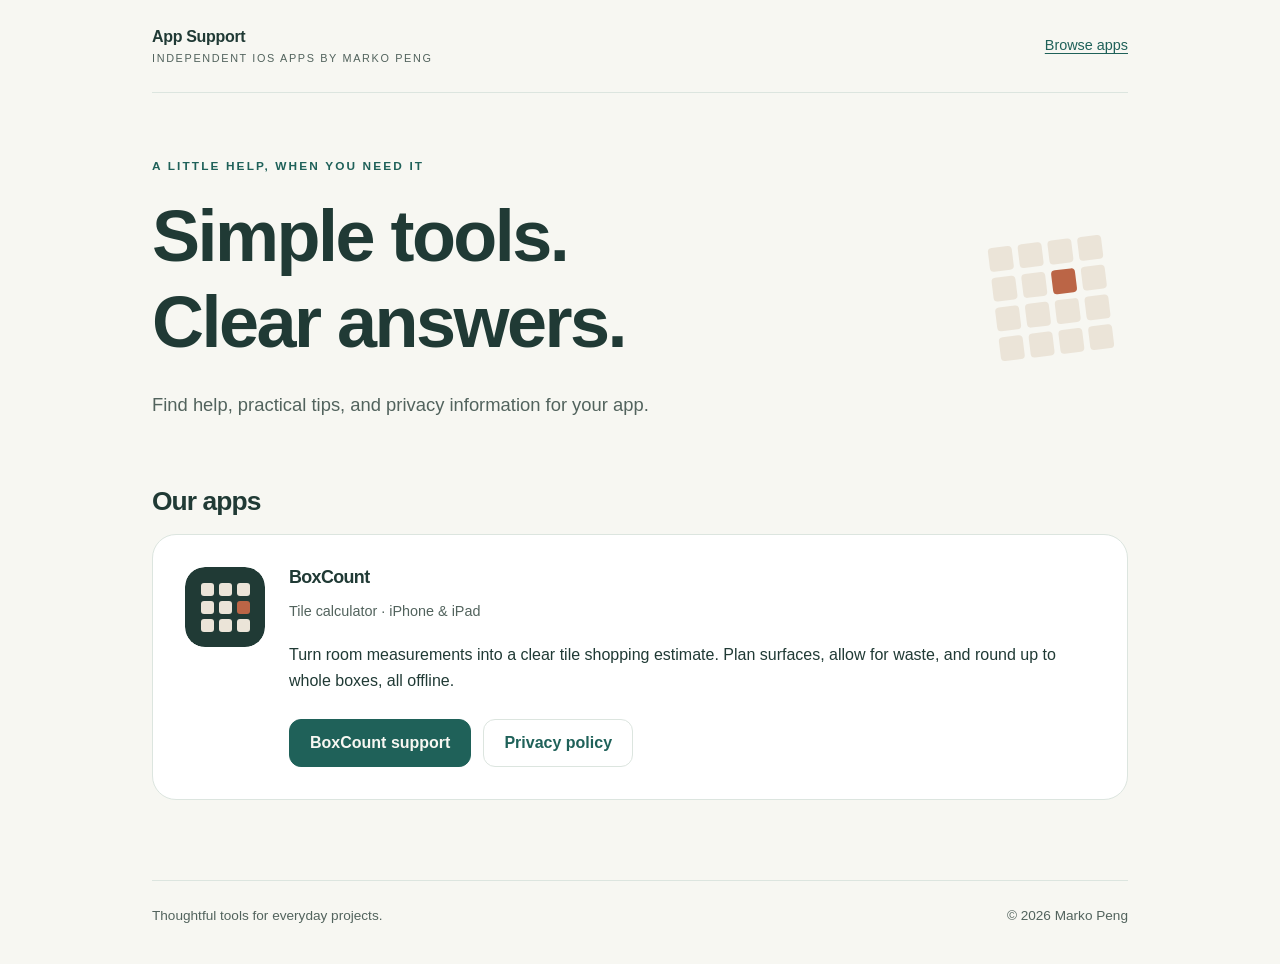
<file: index.html>
<!doctype html>
<html lang="en"><head><meta charset="utf-8"><meta name="viewport" content="width=device-width, initial-scale=1"><meta name="description" content="Support and app-specific privacy policies for independent iOS apps by Marko Peng."><meta name="color-scheme" content="light dark"><title>App Support — Independent iOS Apps</title><link rel="icon" href="./assets/boxcount.svg" type="image/svg+xml"><link rel="stylesheet" href="./assets/styles.css"></head>
<body><a class="skip" href="#main">Skip to content</a><div class="shell"><header class="site-header"><a class="brand" href="./">App Support<small>Independent iOS apps by Marko Peng</small></a><nav aria-label="Main navigation"><a href="#apps">Browse apps</a></nav></header><main id="main"><div class="hero"><div><p class="eyebrow">A little help, when you need it</p><h1>Simple tools.<br>Clear answers.</h1><p class="lead">Find help, practical tips, and privacy information for your app.</p></div><div class="motif" aria-hidden="true"><i></i><i></i><i></i><i></i><i></i><i></i><i></i><i></i><i></i><i></i><i></i><i></i><i></i><i></i><i></i><i></i></div></div><section id="apps" aria-labelledby="apps-heading"><h2 id="apps-heading">Our apps</h2><article class="card app-card"><img class="app-icon" src="assets/boxcount.svg" alt="" width="80" height="80"><div><h3>BoxCount</h3><p class="subtitle">Tile calculator · iPhone &amp; iPad</p><p>Turn room measurements into a clear tile shopping estimate. Plan surfaces, allow for waste, and round up to whole boxes, all offline.</p><div class="links"><a class="button" href="boxcount/support/">BoxCount support</a><a class="button secondary" href="boxcount/privacy/">Privacy policy</a></div></div></article></section></main><footer class="site-footer"><p>Thoughtful tools for everyday projects.</p><p>© 2026 Marko Peng</p></footer></div></body></html>
</file>
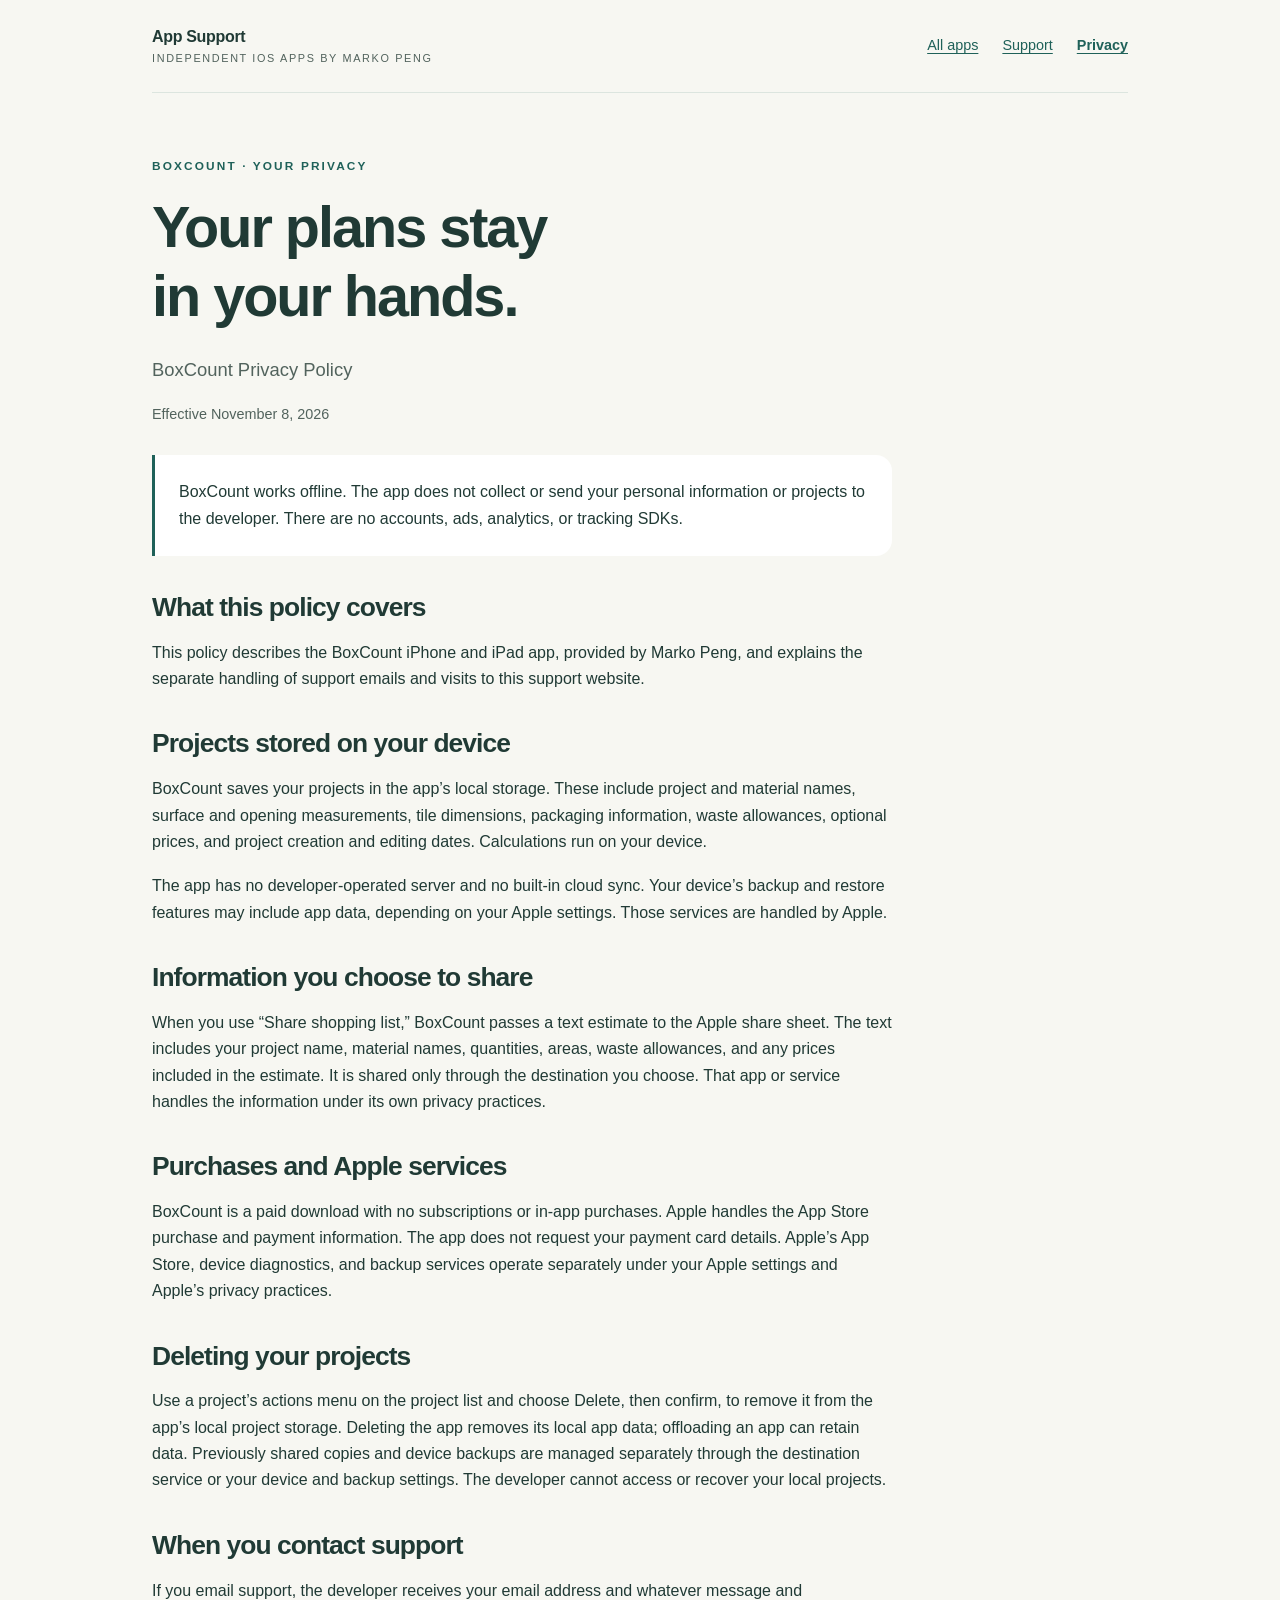
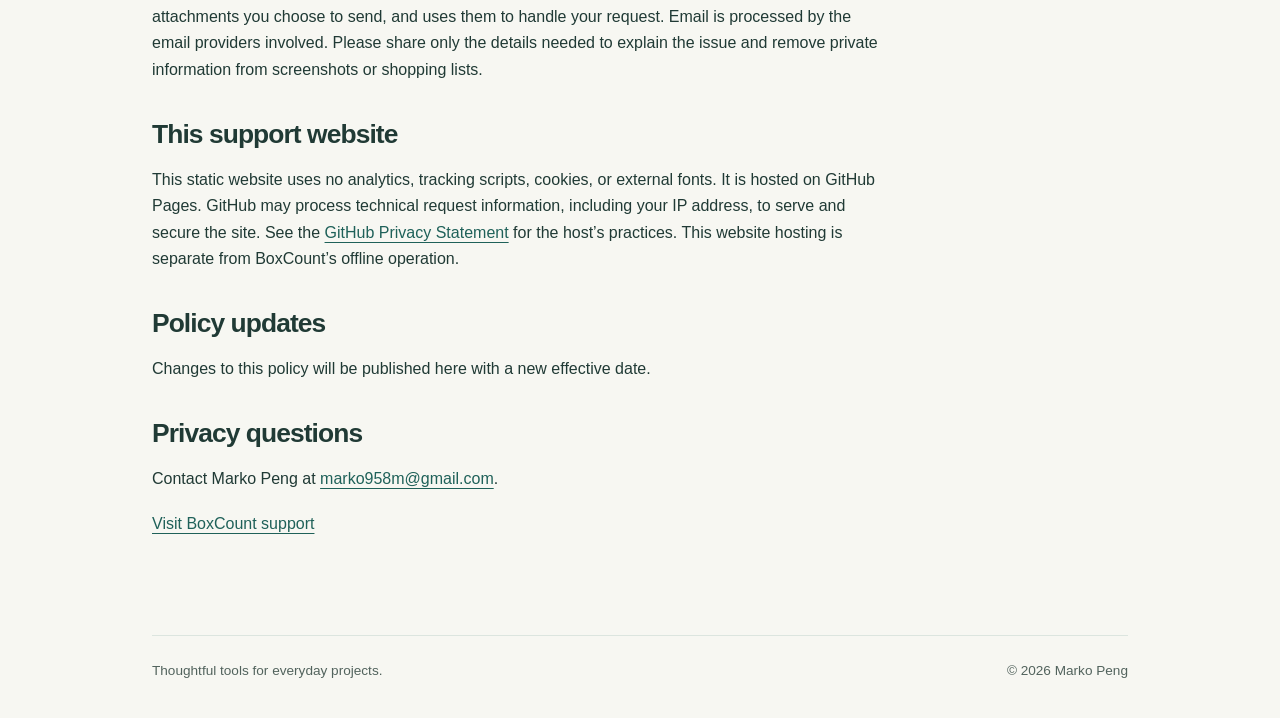
<file: boxcount/privacy/index.html>
<!doctype html>
<html lang="en"><head><meta charset="utf-8"><meta name="viewport" content="width=device-width, initial-scale=1"><meta name="description" content="How BoxCount handles local projects, sharing, purchases, and support inquiries."><meta name="color-scheme" content="light dark"><title>BoxCount Privacy Policy — App Support</title><link rel="icon" href="../../assets/boxcount.svg" type="image/svg+xml"><link rel="stylesheet" href="../../assets/styles.css"></head>
<body><a class="skip" href="#main">Skip to content</a><div class="shell"><header class="site-header"><a class="brand" href="../../">App Support<small>Independent iOS apps by Marko Peng</small></a><nav aria-label="Main navigation"><a href="../../">All apps</a><a href="../support/">Support</a><a href="../privacy/" aria-current="page">Privacy</a></nav></header><main id="main"><article class="article"><p class="eyebrow">BoxCount · Your privacy</p><h1>Your plans stay<br>in your hands.</h1><p class="lead">BoxCount Privacy Policy</p><p class="meta">Effective November 8, 2026</p><div class="callout"><p>BoxCount works offline. The app does not collect or send your personal information or projects to the developer. There are no accounts, ads, analytics, or tracking SDKs.</p></div>
<section><h2>What this policy covers</h2><p>This policy describes the BoxCount iPhone and iPad app, provided by Marko Peng, and explains the separate handling of support emails and visits to this support website.</p></section>
<section><h2>Projects stored on your device</h2><p>BoxCount saves your projects in the app’s local storage. These include project and material names, surface and opening measurements, tile dimensions, packaging information, waste allowances, optional prices, and project creation and editing dates. Calculations run on your device.</p><p>The app has no developer-operated server and no built-in cloud sync. Your device’s backup and restore features may include app data, depending on your Apple settings. Those services are handled by Apple.</p></section>
<section><h2>Information you choose to share</h2><p>When you use “Share shopping list,” BoxCount passes a text estimate to the Apple share sheet. The text includes your project name, material names, quantities, areas, waste allowances, and any prices included in the estimate. It is shared only through the destination you choose. That app or service handles the information under its own privacy practices.</p></section>
<section><h2>Purchases and Apple services</h2><p>BoxCount is a paid download with no subscriptions or in-app purchases. Apple handles the App Store purchase and payment information. The app does not request your payment card details. Apple’s App Store, device diagnostics, and backup services operate separately under your Apple settings and Apple’s privacy practices.</p></section>
<section><h2>Deleting your projects</h2><p>Use a project’s actions menu on the project list and choose Delete, then confirm, to remove it from the app’s local project storage. Deleting the app removes its local app data; offloading an app can retain data. Previously shared copies and device backups are managed separately through the destination service or your device and backup settings. The developer cannot access or recover your local projects.</p></section>
<section><h2>When you contact support</h2><p>If you email support, the developer receives your email address and whatever message and attachments you choose to send, and uses them to handle your request. Email is processed by the email providers involved. Please share only the details needed to explain the issue and remove private information from screenshots or shopping lists.</p></section>
<section><h2>This support website</h2><p>This static website uses no analytics, tracking scripts, cookies, or external fonts. It is hosted on GitHub Pages. GitHub may process technical request information, including your IP address, to serve and secure the site. See the <a href="https://docs.github.com/en/site-policy/privacy-policies/github-privacy-statement">GitHub Privacy Statement</a> for the host’s practices. This website hosting is separate from BoxCount’s offline operation.</p></section>
<section><h2>Policy updates</h2><p>Changes to this policy will be published here with a new effective date.</p></section>
<section class="contact"><h2>Privacy questions</h2><p>Contact Marko Peng at <a href="mailto:marko958m@gmail.com?subject=BoxCount%20privacy">marko958m@gmail.com</a>.</p><p><a href="../support/">Visit BoxCount support</a></p></section></article></main><footer class="site-footer"><p>Thoughtful tools for everyday projects.</p><p>© 2026 Marko Peng</p></footer></div></body></html>
</file>
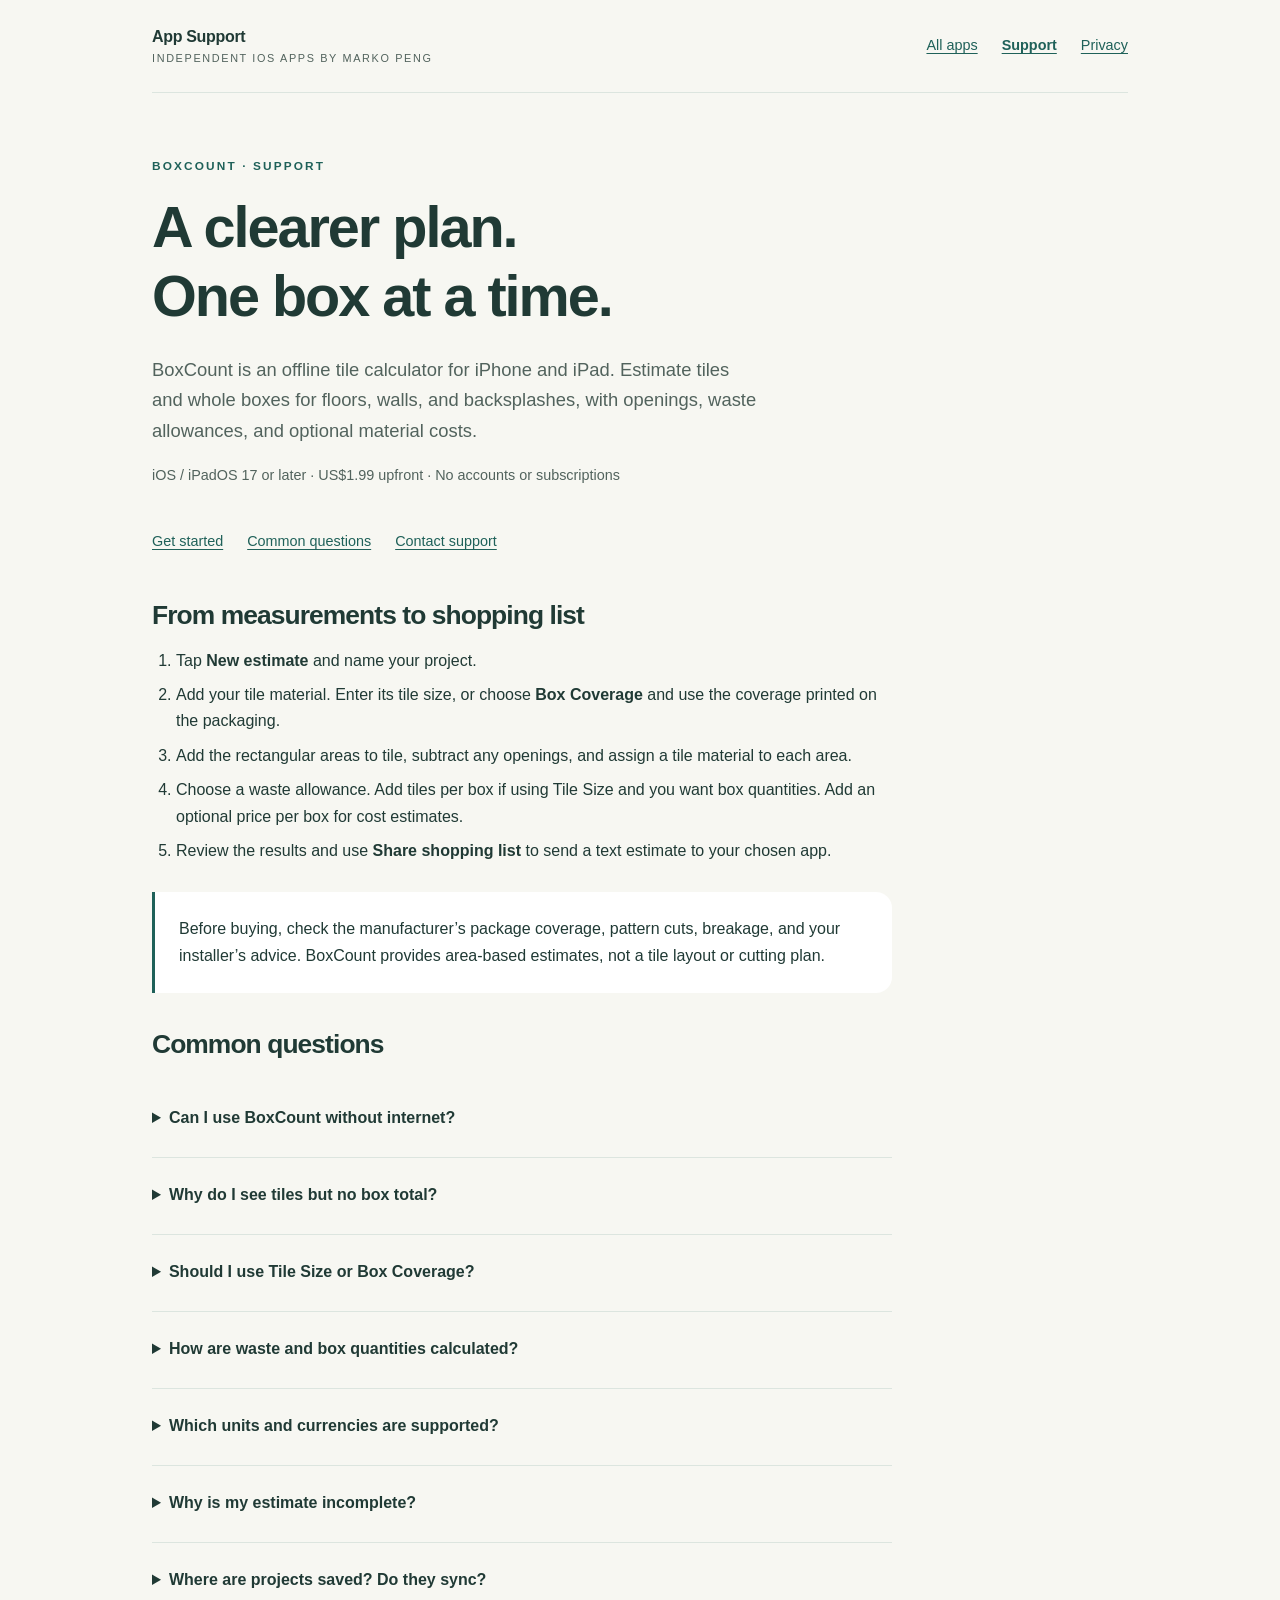
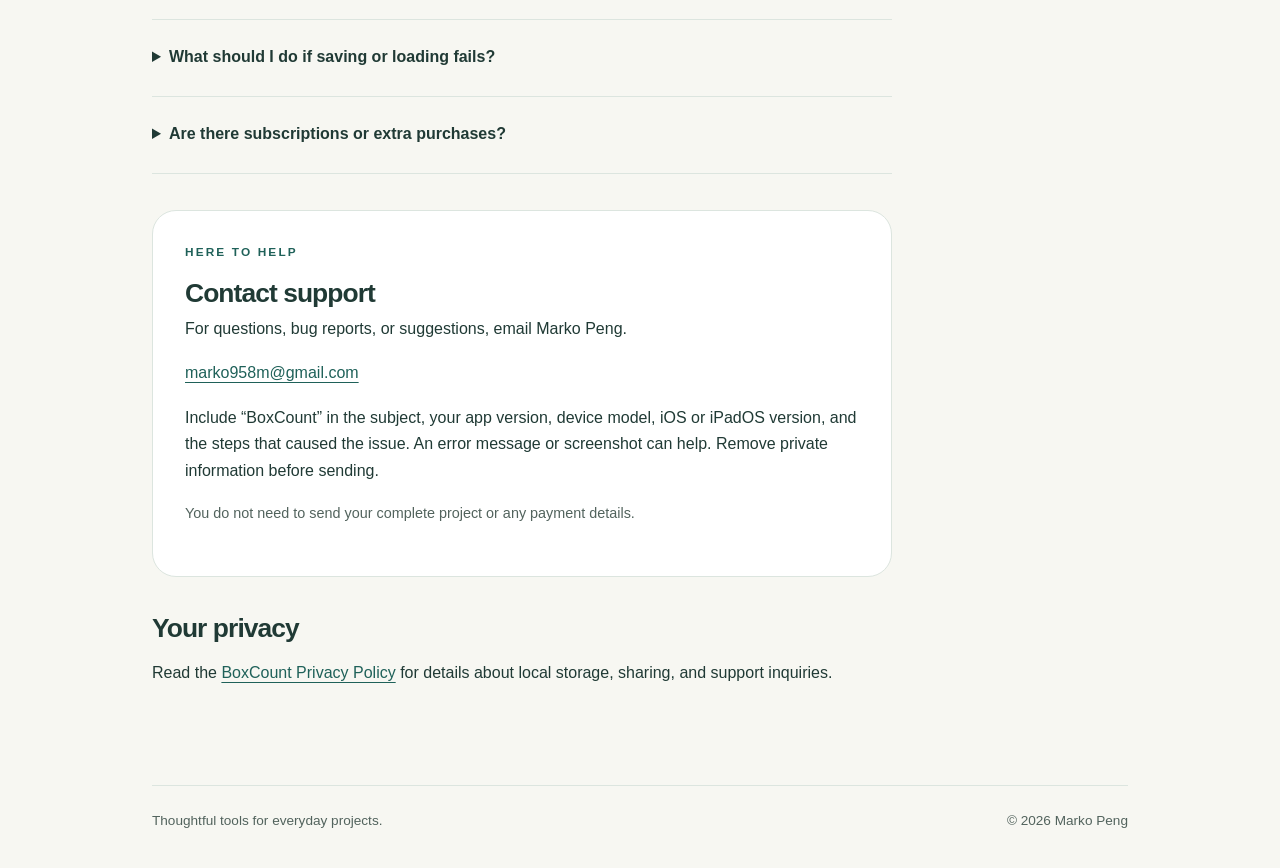
<file: boxcount/support/index.html>
<!doctype html>
<html lang="en"><head><meta charset="utf-8"><meta name="viewport" content="width=device-width, initial-scale=1"><meta name="description" content="Get started with BoxCount, find answers about tile estimates and local projects, and contact support."><meta name="color-scheme" content="light dark"><title>BoxCount Support — Tile Calculator Help</title><link rel="icon" href="../../assets/boxcount.svg" type="image/svg+xml"><link rel="stylesheet" href="../../assets/styles.css"></head>
<body><a class="skip" href="#main">Skip to content</a><div class="shell"><header class="site-header"><a class="brand" href="../../">App Support<small>Independent iOS apps by Marko Peng</small></a><nav aria-label="Main navigation"><a href="../../">All apps</a><a href="../support/" aria-current="page">Support</a><a href="../privacy/">Privacy</a></nav></header><main id="main"><article class="article"><p class="eyebrow">BoxCount · Support</p><h1>A clearer plan.<br>One box at a time.</h1><p class="lead">BoxCount is an offline tile calculator for iPhone and iPad. Estimate tiles and whole boxes for floors, walls, and backsplashes, with openings, waste allowances, and optional material costs.</p><p class="meta">iOS / iPadOS 17 or later · US$1.99 upfront · No accounts or subscriptions</p><nav class="toc" aria-label="On this page"><a href="#getting-started">Get started</a><a href="#faq">Common questions</a><a href="#contact">Contact support</a></nav>
<section id="getting-started"><h2>From measurements to shopping list</h2><ol><li>Tap <strong>New estimate</strong> and name your project.</li><li>Add your tile material. Enter its tile size, or choose <strong>Box Coverage</strong> and use the coverage printed on the packaging.</li><li>Add the rectangular areas to tile, subtract any openings, and assign a tile material to each area.</li><li>Choose a waste allowance. Add tiles per box if using Tile Size and you want box quantities. Add an optional price per box for cost estimates.</li><li>Review the results and use <strong>Share shopping list</strong> to send a text estimate to your chosen app.</li></ol><div class="callout"><p>Before buying, check the manufacturer’s package coverage, pattern cuts, breakage, and your installer’s advice. BoxCount provides area-based estimates, not a tile layout or cutting plan.</p></div></section>
<section id="faq"><h2>Common questions</h2><div class="faq">
<details><summary>Can I use BoxCount without internet?</summary><p>Yes. Calculations and saved projects work offline. Sending a shopping list through another app may require internet, depending on the destination you choose.</p></details>
<details><summary>Why do I see tiles but no box total?</summary><p>Tile Size can estimate whole tiles from dimensions alone. Enter a positive whole number for tiles per box to calculate whole boxes, or use Box Coverage from the manufacturer’s packaging. A project-wide box total appears once all tile materials have packaging information.</p></details>
<details><summary>Should I use Tile Size or Box Coverage?</summary><p>Use Box Coverage when the manufacturer provides coverage per package. Tile Size uses the nominal area of one tile, and optionally the number of tiles per box. It does not calculate individual cuts, grout spacing, or patterned layouts.</p></details>
<details><summary>How are waste and box quantities calculated?</summary><p>BoxCount subtracts openings from each surface and groups the remaining areas by tile material. It applies each material’s waste percentage, then rounds the required quantity up to whole tiles or whole boxes when the relevant information is available.</p></details>
<details><summary>Which units and currencies are supported?</summary><p>Measurements support feet, inches, meters, and centimeters. You can change display units without re-entering measurements. Optional cost estimates are in US dollars and exclude tax, delivery, and installation.</p></details>
<details><summary>Why is my estimate incomplete?</summary><p>Check the highlighted entries. Each area needs valid measurements and an assigned tile material. Every tile material needs an assigned area and valid tile size or box coverage. Openings must not exceed the surface area. Price is optional; packaging is needed only for box quantities.</p></details>
<details><summary>Where are projects saved? Do they sync?</summary><p>Projects save locally on this device. BoxCount has no built-in cloud sync. Device backups may include app data according to your Apple settings. Use the project actions menu to rename, duplicate, or delete a project.</p></details>
<details><summary>What should I do if saving or loading fails?</summary><p>If a save fails, use Retry saving and check that your device has available storage. If a load fails, close and reopen BoxCount. Do not delete the app to troubleshoot if you need its saved projects. If the error continues, email support with the exact message.</p></details>
<details><summary>Are there subscriptions or extra purchases?</summary><p>No. BoxCount is a US$1.99 paid download with all functionality included, without subscriptions or in-app purchases. App Store prices may vary by region. Apple handles purchases and refund requests.</p></details>
</div></section>
<section id="contact" class="card contact"><p class="eyebrow">Here to help</p><h2>Contact support</h2><p>For questions, bug reports, or suggestions, email Marko Peng.</p><p><a href="mailto:marko958m@gmail.com?subject=BoxCount%20support">marko958m@gmail.com</a></p><p>Include “BoxCount” in the subject, your app version, device model, iOS or iPadOS version, and the steps that caused the issue. An error message or screenshot can help. Remove private information before sending.</p><p class="meta">You do not need to send your complete project or any payment details.</p></section><section><h2>Your privacy</h2><p>Read the <a href="../privacy/">BoxCount Privacy Policy</a> for details about local storage, sharing, and support inquiries.</p></section></article></main><footer class="site-footer"><p>Thoughtful tools for everyday projects.</p><p>© 2026 Marko Peng</p></footer></div></body></html>
</file>
<file: assets/styles.css>
/* Quiet Craft: local system fonts, no remote assets. */
:root{color-scheme:light dark;--canvas:#f7f7f2;--surface:#fff;--ink:#203a35;--muted:#52635d;--teal:#1f6159;--sand:#ebe4d8;--accent:#bb6546;--line:#dce5df}
*{box-sizing:border-box}html{font-family:-apple-system,BlinkMacSystemFont,"Segoe UI",sans-serif;line-height:1.65}body{margin:0;background:var(--canvas);color:var(--ink)}a{color:var(--teal);text-underline-offset:.22em}a:hover{text-decoration-thickness:2px}a:focus-visible,summary:focus-visible{outline:3px solid var(--teal);outline-offset:5px;border-radius:3px}.skip{position:absolute;top:-100px;left:16px;padding:12px;background:var(--surface);z-index:2}.skip:focus{top:12px}.shell{max-width:1040px;margin:auto;padding-inline:32px}.site-header{display:flex;align-items:center;justify-content:space-between;gap:24px;padding-block:24px;border-bottom:1px solid var(--line)}.brand{font-size:1rem;font-weight:700;letter-spacing:-.02em;text-decoration:none;color:var(--ink)}.brand small{display:block;font-size:.68rem;letter-spacing:.15em;text-transform:uppercase;font-weight:500;color:var(--muted)}nav{display:flex;gap:24px;flex-wrap:wrap}nav a{font-size:.9rem;display:inline-flex;align-items:center;min-height:44px}nav a[aria-current=page]{font-weight:700}main{padding-block:64px 80px}.eyebrow{color:var(--teal);font-size:.74rem;font-weight:700;letter-spacing:.18em;text-transform:uppercase;margin:0 0 16px}h1,h2,h3{line-height:1.2;letter-spacing:-.035em}h1{font-size:clamp(2.5rem,6vw,4.5rem);font-weight:650;max-width:780px;margin:0 0 24px}h2{font-size:1.65rem;margin:0 0 16px}h3{font-size:1.12rem;margin:0 0 12px}p{margin:0 0 18px}.lead{font-size:1.15rem;max-width:610px;color:var(--muted)}.hero{display:flex;gap:32px;align-items:center;justify-content:space-between;margin-bottom:48px}.motif{display:grid;grid-template-columns:repeat(4,24px);gap:6px;transform:rotate(-7deg);margin:20px;flex-shrink:0}.motif i{height:24px;background:var(--sand);border-radius:4px}.motif i:nth-child(7){background:var(--accent)}.card{border:1px solid var(--line);border-radius:24px;padding:32px;background:var(--surface)}.app-card{display:grid;grid-template-columns:80px 1fr;gap:24px}.app-icon{width:80px;height:80px;border-radius:20px}.card h2{margin-bottom:6px}.subtitle,.meta{color:var(--muted);font-size:.9rem}.links{display:flex;gap:12px;flex-wrap:wrap;margin-top:24px}.button{display:inline-flex;align-items:center;justify-content:center;min-height:48px;padding:10px 20px;border:1px solid var(--teal);border-radius:12px;text-decoration:none;font-weight:600;background:var(--teal);color:var(--canvas)}.button.secondary{background:transparent;color:var(--teal);border-color:var(--line)}.article{max-width:740px}.article h1{font-size:clamp(2.4rem,6vw,3.6rem)}.article section{margin-top:36px}.article ul,.article ol{padding-left:24px}.article li{margin-bottom:8px}.callout{padding:24px;border-left:3px solid var(--teal);background:var(--surface);border-radius:0 16px 16px 0;margin-top:28px}.callout p:last-child{margin:0}.toc{display:flex;gap:8px 24px;flex-wrap:wrap;margin-block:32px}.toc a{min-height:44px;display:inline-flex;align-items:center}.faq{margin-top:20px}details{border-bottom:1px solid var(--line);padding:16px 0}summary{font-weight:600;cursor:pointer;min-height:44px;padding-block:8px}details p{margin:12px 0 8px}.contact{overflow-wrap:anywhere}.site-footer{border-top:1px solid var(--line);display:flex;justify-content:space-between;gap:16px;flex-wrap:wrap;padding-block:24px 36px;color:var(--muted);font-size:.85rem}.site-footer p{margin:0}.back{display:inline-flex;align-items:center;min-height:44px;margin-bottom:24px;font-size:.9rem}@media(max-width:600px){.shell{padding-inline:20px}.site-header{align-items:flex-start;gap:16px;flex-direction:column}nav{gap:20px}main{padding-block:40px 56px}.hero{gap:12px;align-items:flex-start}.motif{grid-template-columns:repeat(4,12px);gap:4px;margin:8px 0}.motif i{height:12px;border-radius:2px}.app-card{grid-template-columns:1fr;padding:24px}.app-icon{width:64px;height:64px}.links{flex-direction:column}.button{width:100%}}
@media(prefers-color-scheme:dark){:root{--canvas:#152220;--surface:#20312e;--ink:#f4f6f1;--muted:#c5d0ca;--teal:#7ad0be;--sand:#33443f;--accent:#e6a17b;--line:#40534d}}
</file>
